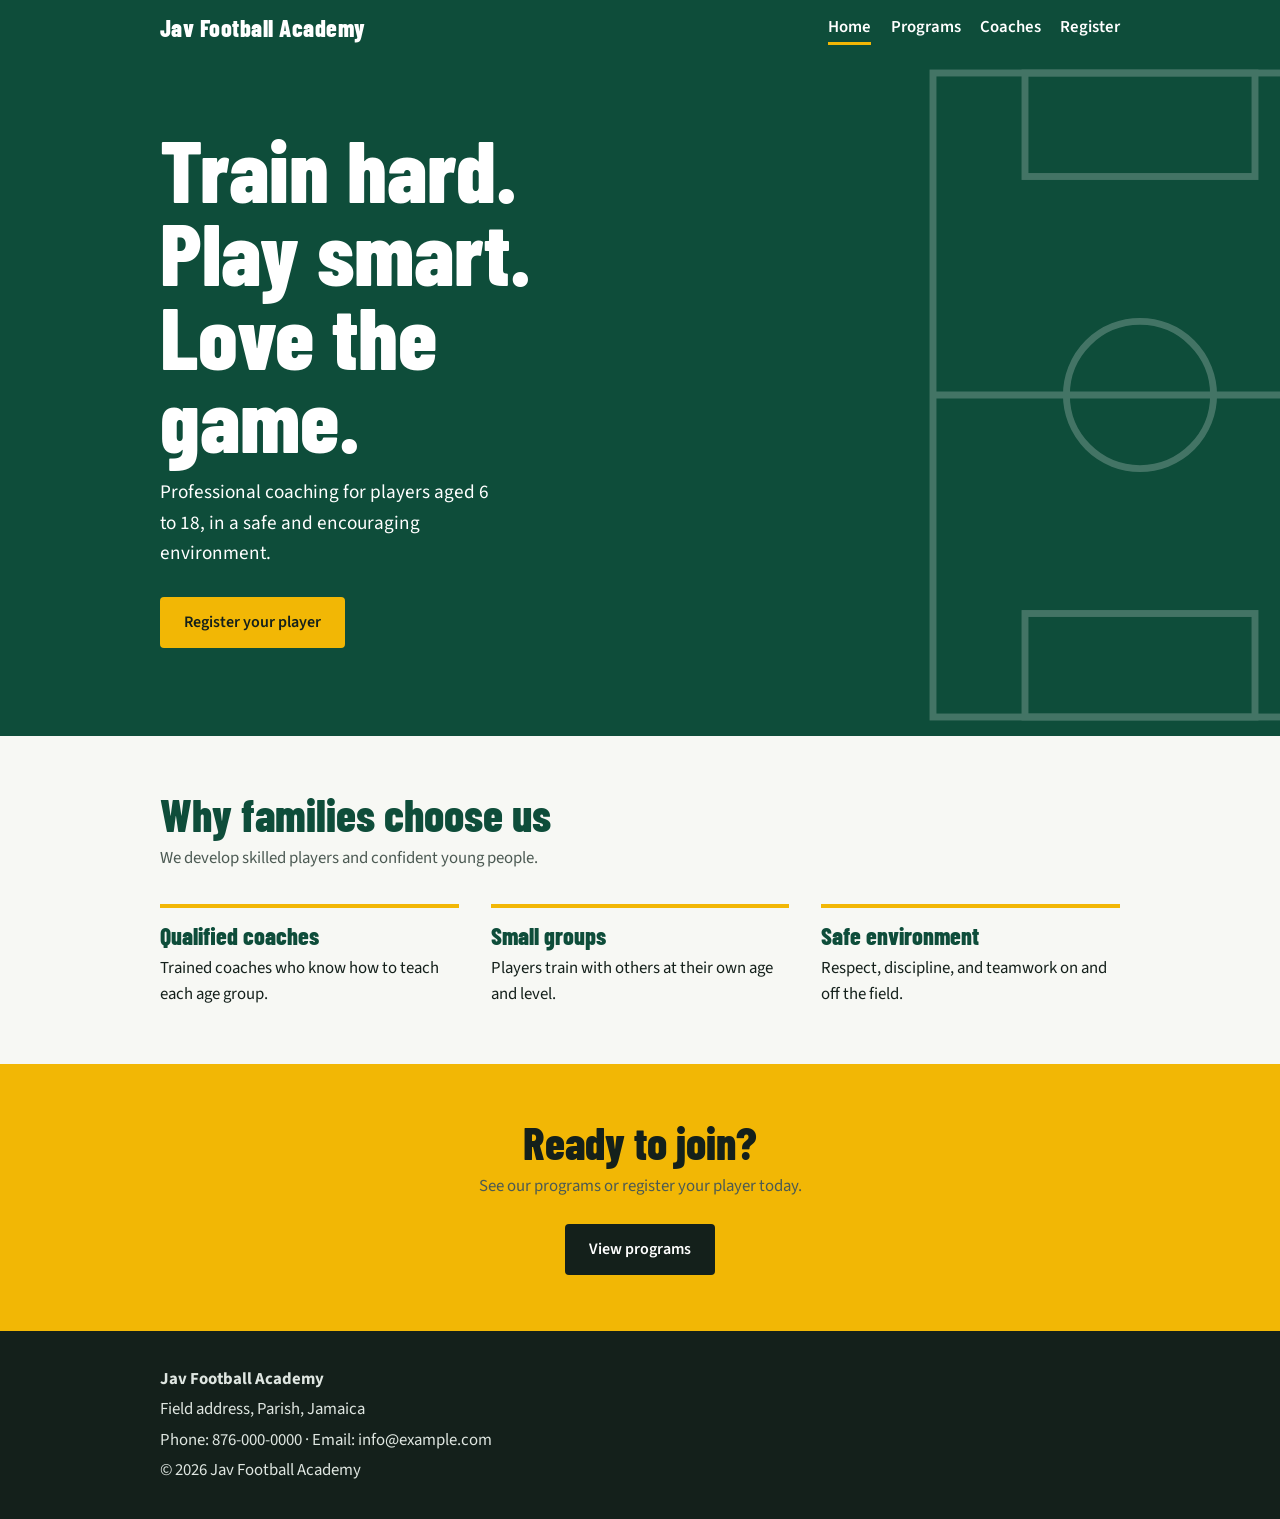
<file: jav-football-academy/jav-football-academy/index.html>
<!DOCTYPE html>
<html lang="en"><head><meta charset="utf-8"><meta name="viewport" content="width=device-width, initial-scale=1">
<title>Home | Jav Football Academy</title>
<meta name="description" content="Jav Football Academy: youth football training for every age group.">
<link rel="preconnect" href="https://fonts.googleapis.com"><link rel="preconnect" href="https://fonts.gstatic.com" crossorigin>
<link href="https://fonts.googleapis.com/css2?family=Barlow+Condensed:wght@700;800&family=Source+Sans+3:wght@400;600&display=swap" rel="stylesheet">
<link rel="stylesheet" href="style.css"><script src="script.js" defer></script></head><body>
<header class="top"><div class="wrap"><a class="logo" href="index.html">Jav Football Academy</a>
<button class="menu-btn" aria-expanded="false" aria-controls="nav">Menu</button>
<nav id="nav" aria-label="Main"><a href="index.html">Home</a><a href="programs.html">Programs</a><a href="coaches.html">Coaches</a><a href="register.html">Register</a></nav></div></header>
<main><div class="hero"><svg viewBox="0 0 200 300" fill="none" stroke="#fff" stroke-width="3" aria-hidden="true"><rect x="10" y="10" width="180" height="280"/><line x1="10" y1="150" x2="190" y2="150"/><circle cx="100" cy="150" r="32"/><rect x="50" y="10" width="100" height="45"/><rect x="50" y="245" width="100" height="45"/></svg>
<div class="wrap"><h1>Train hard. Play smart. Love the game.</h1><p>Professional coaching for players aged 6 to 18, in a safe and encouraging environment.</p>
<a class="btn" href="register.html">Register your player</a></div></div>
<section><div class="wrap"><h2>Why families choose us</h2><p class="lead">We develop skilled players and confident young people.</p>
<div class="points"><div><h3>Qualified coaches</h3><p>Trained coaches who know how to teach each age group.</p></div>
<div><h3>Small groups</h3><p>Players train with others at their own age and level.</p></div>
<div><h3>Safe environment</h3><p>Respect, discipline, and teamwork on and off the field.</p></div></div></div></section>
<section class="cta"><div class="wrap"><h2>Ready to join?</h2><p class="lead" style="margin:0 auto 1.5rem">See our programs or register your player today.</p>
<a class="btn" href="programs.html">View programs</a></div></section></main><footer><div class="wrap"><p><strong>Jav Football Academy</strong></p>
<p>Field address, Parish, Jamaica</p><p>Phone: 876-000-0000 · Email: info@example.com</p>
<p>&copy; <span id="year"></span> Jav Football Academy</p></div></footer></body></html>
</file>
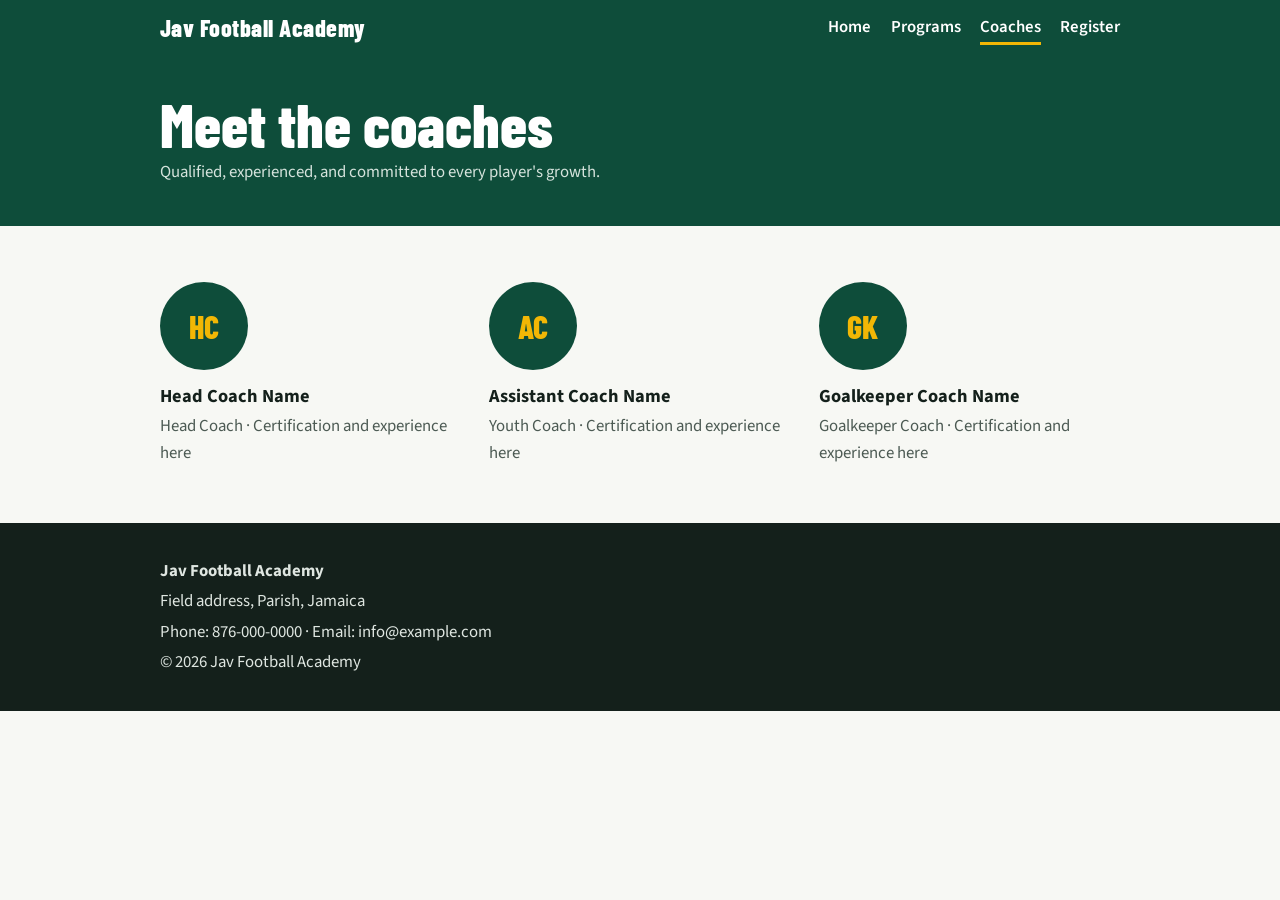
<file: jav-football-academy/jav-football-academy/coaches.html>
<!DOCTYPE html>
<html lang="en"><head><meta charset="utf-8"><meta name="viewport" content="width=device-width, initial-scale=1">
<title>Coaches | Jav Football Academy</title>
<meta name="description" content="Jav Football Academy: youth football training for every age group.">
<link rel="preconnect" href="https://fonts.googleapis.com"><link rel="preconnect" href="https://fonts.gstatic.com" crossorigin>
<link href="https://fonts.googleapis.com/css2?family=Barlow+Condensed:wght@700;800&family=Source+Sans+3:wght@400;600&display=swap" rel="stylesheet">
<link rel="stylesheet" href="style.css"><script src="script.js" defer></script></head><body>
<header class="top"><div class="wrap"><a class="logo" href="index.html">Jav Football Academy</a>
<button class="menu-btn" aria-expanded="false" aria-controls="nav">Menu</button>
<nav id="nav" aria-label="Main"><a href="index.html">Home</a><a href="programs.html">Programs</a><a href="coaches.html">Coaches</a><a href="register.html">Register</a></nav></div></header>
<main><div class="banner"><div class="wrap"><h1>Meet the coaches</h1><p>Qualified, experienced, and committed to every player's growth.</p></div></div><section><div class="wrap"><div class="team">
<div class="coach"><div class="ph" aria-hidden="true">HC</div><h3>Head Coach Name</h3><p>Head Coach · Certification and experience here</p></div>
<div class="coach"><div class="ph" aria-hidden="true">AC</div><h3>Assistant Coach Name</h3><p>Youth Coach · Certification and experience here</p></div>
<div class="coach"><div class="ph" aria-hidden="true">GK</div><h3>Goalkeeper Coach Name</h3><p>Goalkeeper Coach · Certification and experience here</p></div>
</div></div></section></main><footer><div class="wrap"><p><strong>Jav Football Academy</strong></p>
<p>Field address, Parish, Jamaica</p><p>Phone: 876-000-0000 · Email: info@example.com</p>
<p>&copy; <span id="year"></span> Jav Football Academy</p></div></footer></body></html>
</file>
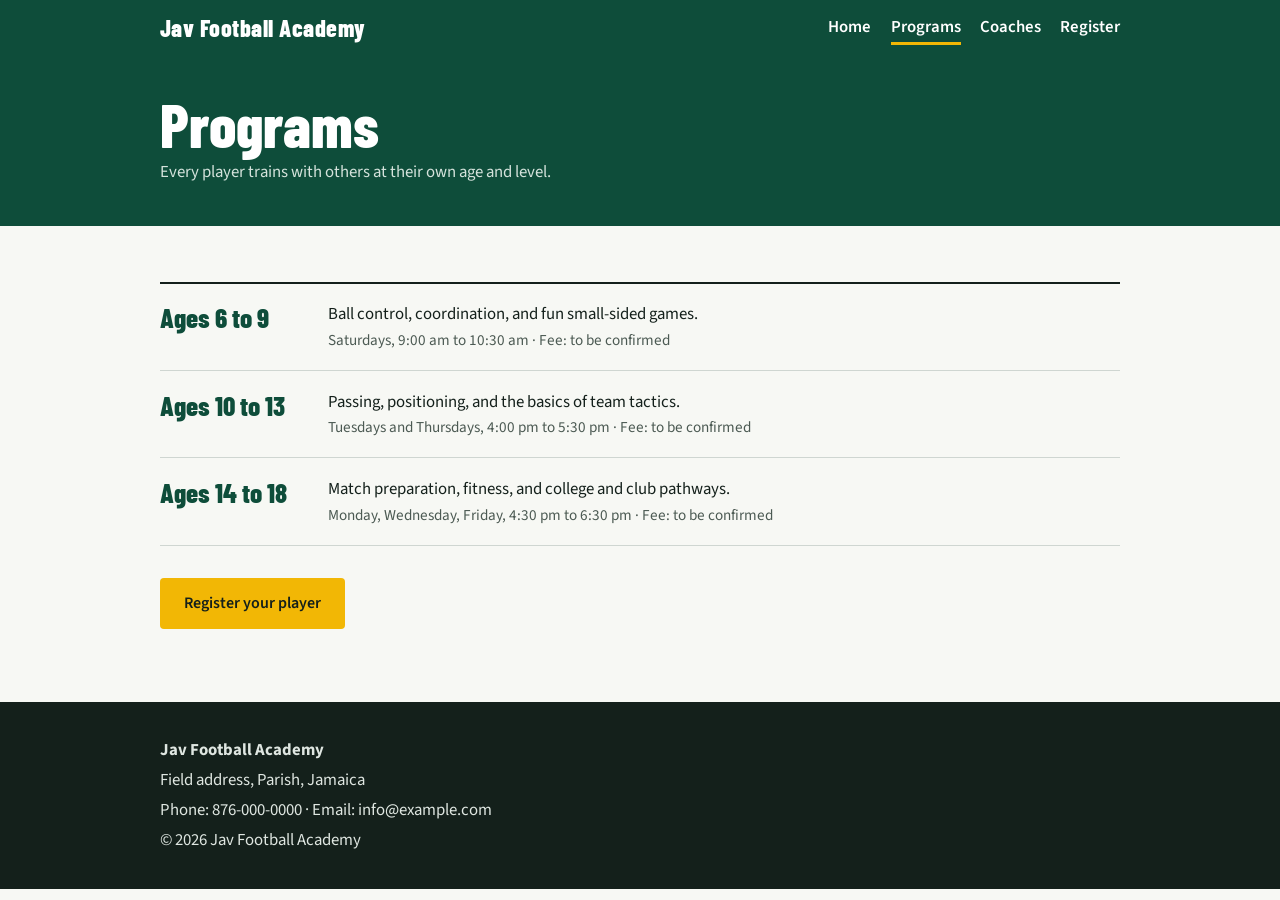
<file: jav-football-academy/jav-football-academy/programs.html>
<!DOCTYPE html>
<html lang="en"><head><meta charset="utf-8"><meta name="viewport" content="width=device-width, initial-scale=1">
<title>Programs | Jav Football Academy</title>
<meta name="description" content="Jav Football Academy: youth football training for every age group.">
<link rel="preconnect" href="https://fonts.googleapis.com"><link rel="preconnect" href="https://fonts.gstatic.com" crossorigin>
<link href="https://fonts.googleapis.com/css2?family=Barlow+Condensed:wght@700;800&family=Source+Sans+3:wght@400;600&display=swap" rel="stylesheet">
<link rel="stylesheet" href="style.css"><script src="script.js" defer></script></head><body>
<header class="top"><div class="wrap"><a class="logo" href="index.html">Jav Football Academy</a>
<button class="menu-btn" aria-expanded="false" aria-controls="nav">Menu</button>
<nav id="nav" aria-label="Main"><a href="index.html">Home</a><a href="programs.html">Programs</a><a href="coaches.html">Coaches</a><a href="register.html">Register</a></nav></div></header>
<main><div class="banner"><div class="wrap"><h1>Programs</h1><p>Every player trains with others at their own age and level.</p></div></div><section><div class="wrap"><div class="prog">
<div class="row"><h3>Ages 6 to 9</h3><div><p>Ball control, coordination, and fun small-sided games.</p><p class="meta">Saturdays, 9:00 am to 10:30 am · Fee: to be confirmed</p></div></div>
<div class="row"><h3>Ages 10 to 13</h3><div><p>Passing, positioning, and the basics of team tactics.</p><p class="meta">Tuesdays and Thursdays, 4:00 pm to 5:30 pm · Fee: to be confirmed</p></div></div>
<div class="row"><h3>Ages 14 to 18</h3><div><p>Match preparation, fitness, and college and club pathways.</p><p class="meta">Monday, Wednesday, Friday, 4:30 pm to 6:30 pm · Fee: to be confirmed</p></div></div>
</div><p style="margin-top:2rem"><a class="btn" href="register.html">Register your player</a></p></div></section></main><footer><div class="wrap"><p><strong>Jav Football Academy</strong></p>
<p>Field address, Parish, Jamaica</p><p>Phone: 876-000-0000 · Email: info@example.com</p>
<p>&copy; <span id="year"></span> Jav Football Academy</p></div></footer></body></html>
</file>
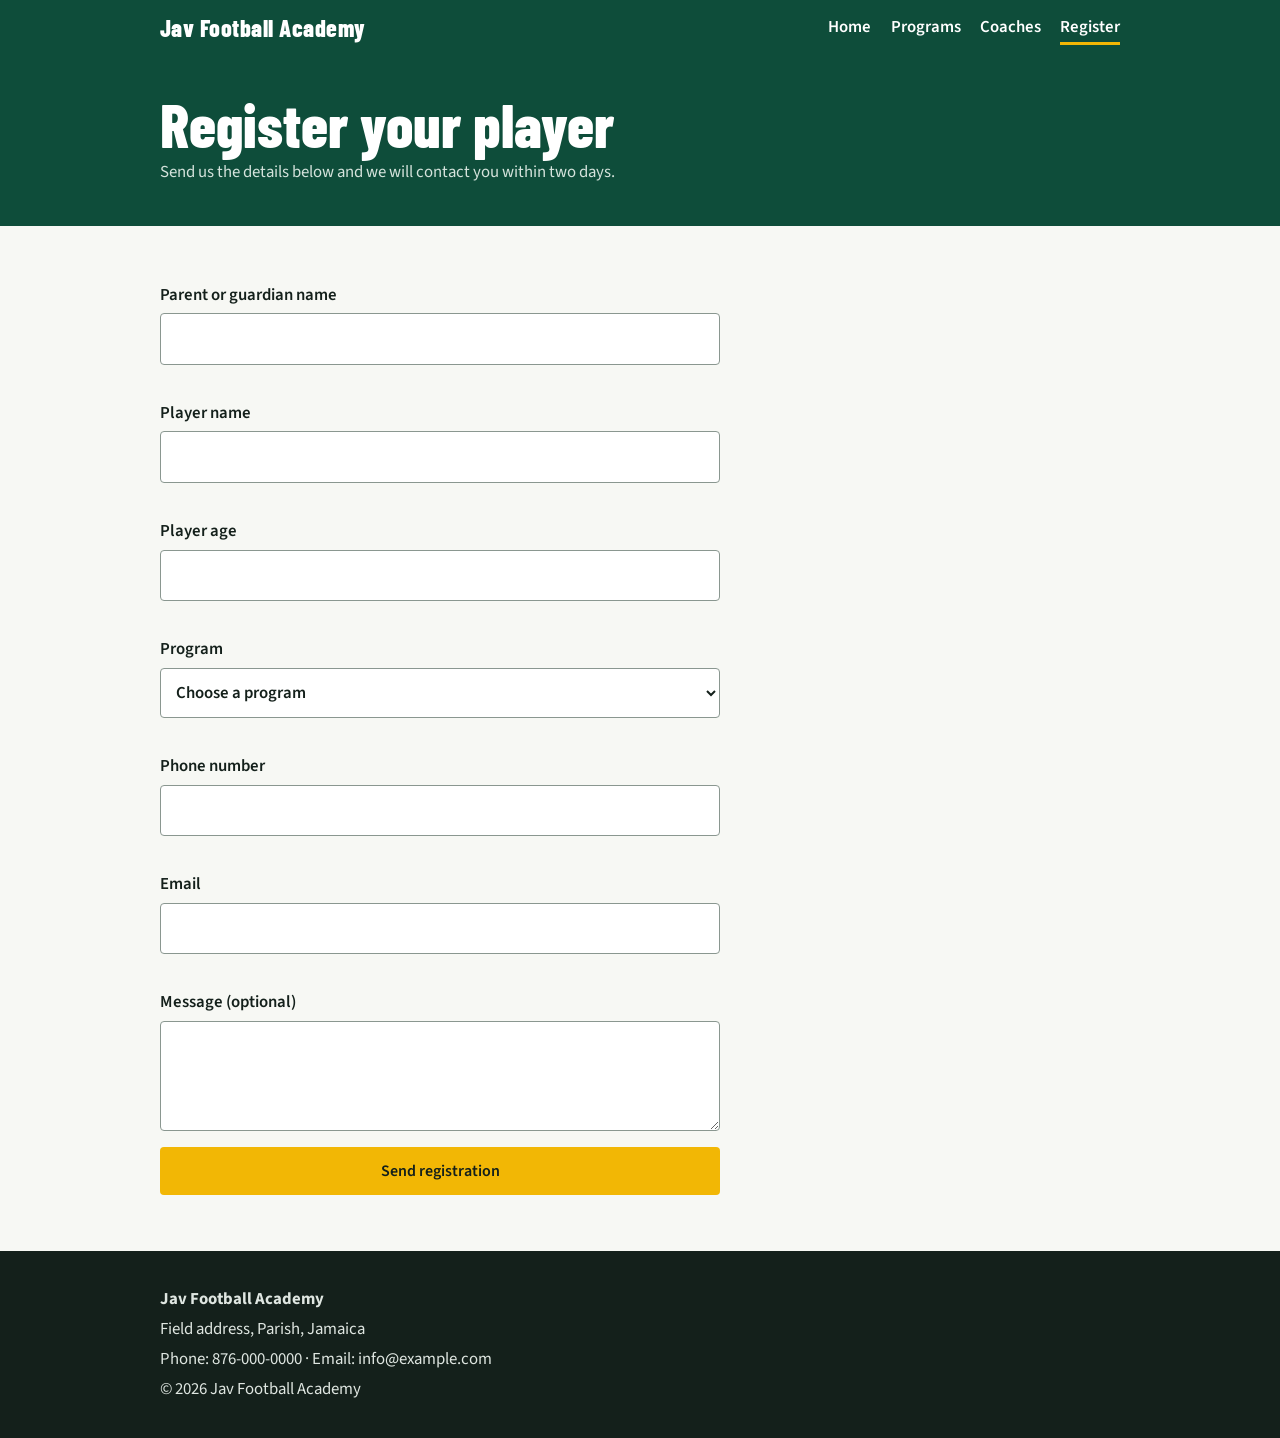
<file: jav-football-academy/jav-football-academy/register.html>
<!DOCTYPE html>
<html lang="en"><head><meta charset="utf-8"><meta name="viewport" content="width=device-width, initial-scale=1">
<title>Register | Jav Football Academy</title>
<meta name="description" content="Jav Football Academy: youth football training for every age group.">
<link rel="preconnect" href="https://fonts.googleapis.com"><link rel="preconnect" href="https://fonts.gstatic.com" crossorigin>
<link href="https://fonts.googleapis.com/css2?family=Barlow+Condensed:wght@700;800&family=Source+Sans+3:wght@400;600&display=swap" rel="stylesheet">
<link rel="stylesheet" href="style.css"><script src="script.js" defer></script></head><body>
<header class="top"><div class="wrap"><a class="logo" href="index.html">Jav Football Academy</a>
<button class="menu-btn" aria-expanded="false" aria-controls="nav">Menu</button>
<nav id="nav" aria-label="Main"><a href="index.html">Home</a><a href="programs.html">Programs</a><a href="coaches.html">Coaches</a><a href="register.html">Register</a></nav></div></header>
<main><div class="banner"><div class="wrap"><h1>Register your player</h1><p>Send us the details below and we will contact you within two days.</p></div></div><section><div class="wrap"><form id="reg-form" action="https://formspree.io/f/YOUR_FORM_ID" method="POST" novalidate>
<label>Parent or guardian name<input name="guardian" required autocomplete="name"><span class="err"></span></label>
<label>Player name<input name="player" required><span class="err"></span></label>
<label>Player age<input name="age" type="number" required><span class="err"></span></label>
<label>Program<select name="program" required><option value="">Choose a program</option><option>Ages 6 to 9</option><option>Ages 10 to 13</option><option>Ages 14 to 18</option></select><span class="err"></span></label>
<label>Phone number<input name="phone" type="tel" required autocomplete="tel"><span class="err"></span></label>
<label>Email<input name="email" type="email" required autocomplete="email"><span class="err"></span></label>
<label>Message (optional)<textarea name="message"></textarea></label>
<div id="status" role="status" aria-live="polite"></div>
<button class="btn" type="submit">Send registration</button></form></div></section></main><footer><div class="wrap"><p><strong>Jav Football Academy</strong></p>
<p>Field address, Parish, Jamaica</p><p>Phone: 876-000-0000 · Email: info@example.com</p>
<p>&copy; <span id="year"></span> Jav Football Academy</p></div></footer></body></html>
</file>
<file: jav-football-academy/jav-football-academy/style.css>
/* Change these values when the real brand colors are decided */
:root{--green:#0e4d3a;--gold:#f2b705;--chalk:#f7f8f4;--ink:#14201b;--muted:#4c5a53;
--head:"Barlow Condensed","Arial Narrow",Impact,sans-serif;--body:"Source Sans 3",Arial,sans-serif}
*{box-sizing:border-box}
html{scroll-behavior:smooth}
@media(prefers-reduced-motion:reduce){html{scroll-behavior:auto}}
body{margin:0;font:1.05rem/1.6 var(--body);color:var(--ink);background:var(--chalk)}
a{color:inherit}
:focus-visible{outline:3px solid var(--gold);outline-offset:3px}
.wrap{max-width:1000px;margin:0 auto;padding:0 1.25rem}
.top{background:var(--green);color:#fff;position:sticky;top:0;z-index:10}
.top .wrap{display:flex;justify-content:space-between;align-items:center;padding-top:.8rem;padding-bottom:.8rem}
.logo{font:800 1.5rem var(--head);letter-spacing:.02em;text-decoration:none}
nav a{margin-left:1.2rem;text-decoration:none;font-weight:600;padding:.2rem 0;border-bottom:3px solid transparent}
nav a:hover,nav a.active{border-bottom-color:var(--gold)}
.menu-btn{display:none;background:none;border:2px solid #fff;color:#fff;border-radius:4px;padding:.35rem .7rem;font:600 1rem var(--body);cursor:pointer}
.hero{background:var(--green);color:#fff;position:relative;overflow:hidden;padding:4.5rem 0 5.5rem}
.hero svg{position:absolute;right:-90px;top:50%;width:460px;max-width:80%;transform:translateY(-50%);opacity:.22}
.hero .wrap{position:relative}
h1{font:800 clamp(2.8rem,9vw,5.5rem)/.95 var(--head);margin:0 0 1rem;max-width:11ch}
.hero p{max-width:34ch;font-size:1.2rem;margin:0 0 1.75rem}
.banner{background:var(--green);color:#fff;padding:2.5rem 0}
.banner h1{font-size:clamp(2.4rem,7vw,3.8rem);max-width:none;margin:0}
.banner p{margin:.4rem 0 0;color:#d5e3dc}
.btn{display:inline-block;background:var(--gold);color:var(--ink);font-weight:600;padding:.8rem 1.5rem;border-radius:4px;text-decoration:none;border:0;font-size:1rem;font-family:var(--body);cursor:pointer}
.btn:hover{filter:brightness(1.08)}
section{padding:3.5rem 0}
h2{font:800 clamp(2rem,5vw,2.8rem)/1 var(--head);margin:0 0 .5rem;color:var(--green)}
.lead{color:var(--muted);margin:0 0 2rem;max-width:55ch}
.points{display:grid;grid-template-columns:repeat(auto-fit,minmax(230px,1fr));gap:2rem}
.points div{border-top:4px solid var(--gold);padding-top:.8rem}
.points h3{font:800 1.5rem var(--head);margin:0 0 .3rem;color:var(--green)}
.points p{margin:0}
.cta{background:var(--gold);text-align:center}
.cta h2{color:var(--ink)}
.cta .btn{background:var(--ink);color:#fff}
.prog{border-top:2px solid var(--ink)}
.row{display:grid;grid-template-columns:9rem 1fr;gap:.25rem 1.5rem;padding:1.1rem 0;border-bottom:1px solid #cfd6d1}
.row h3{font:800 1.7rem var(--head);margin:0;color:var(--green)}
.row p{margin:0}
.meta{color:var(--muted);font-size:.95rem}
.team{display:grid;grid-template-columns:repeat(auto-fit,minmax(220px,1fr));gap:1.75rem}
.coach .ph{width:88px;height:88px;border-radius:50%;background:var(--green);color:var(--gold);display:grid;place-items:center;font:800 2rem var(--head);margin-bottom:.75rem}
.coach h3{margin:0;font-size:1.15rem}
.coach p{margin:.15rem 0 0;color:var(--muted)}
form{display:grid;gap:1rem;max-width:560px}
label{display:grid;gap:.3rem;font-weight:600}
input,select,textarea{font:inherit;padding:.7rem;border:1.5px solid #8a9790;border-radius:4px;background:#fff;color:var(--ink)}
input.bad,select.bad{border-color:#b3261e}
textarea{min-height:110px}
.err{color:#b3261e;font-weight:400;font-size:.9rem;min-height:1em}
#status{font-weight:600;padding:.8rem;border-radius:4px;display:none}
#status.ok{display:block;background:#d8ecdf;color:#0b3d2b}
#status.fail{display:block;background:#f6dcd9;color:#7a1710}
footer{background:var(--ink);color:#dfe6e1;padding:2rem 0}
footer p{margin:.2rem 0}
@media(max-width:640px){
.menu-btn{display:block}
nav{display:none;position:absolute;left:0;right:0;top:100%;background:var(--green);padding:.5rem 1.25rem 1rem}
nav.open{display:block}
nav a{display:block;margin:0;padding:.7rem 0}
.top .wrap{position:relative}
.row{grid-template-columns:1fr}}
</file>
